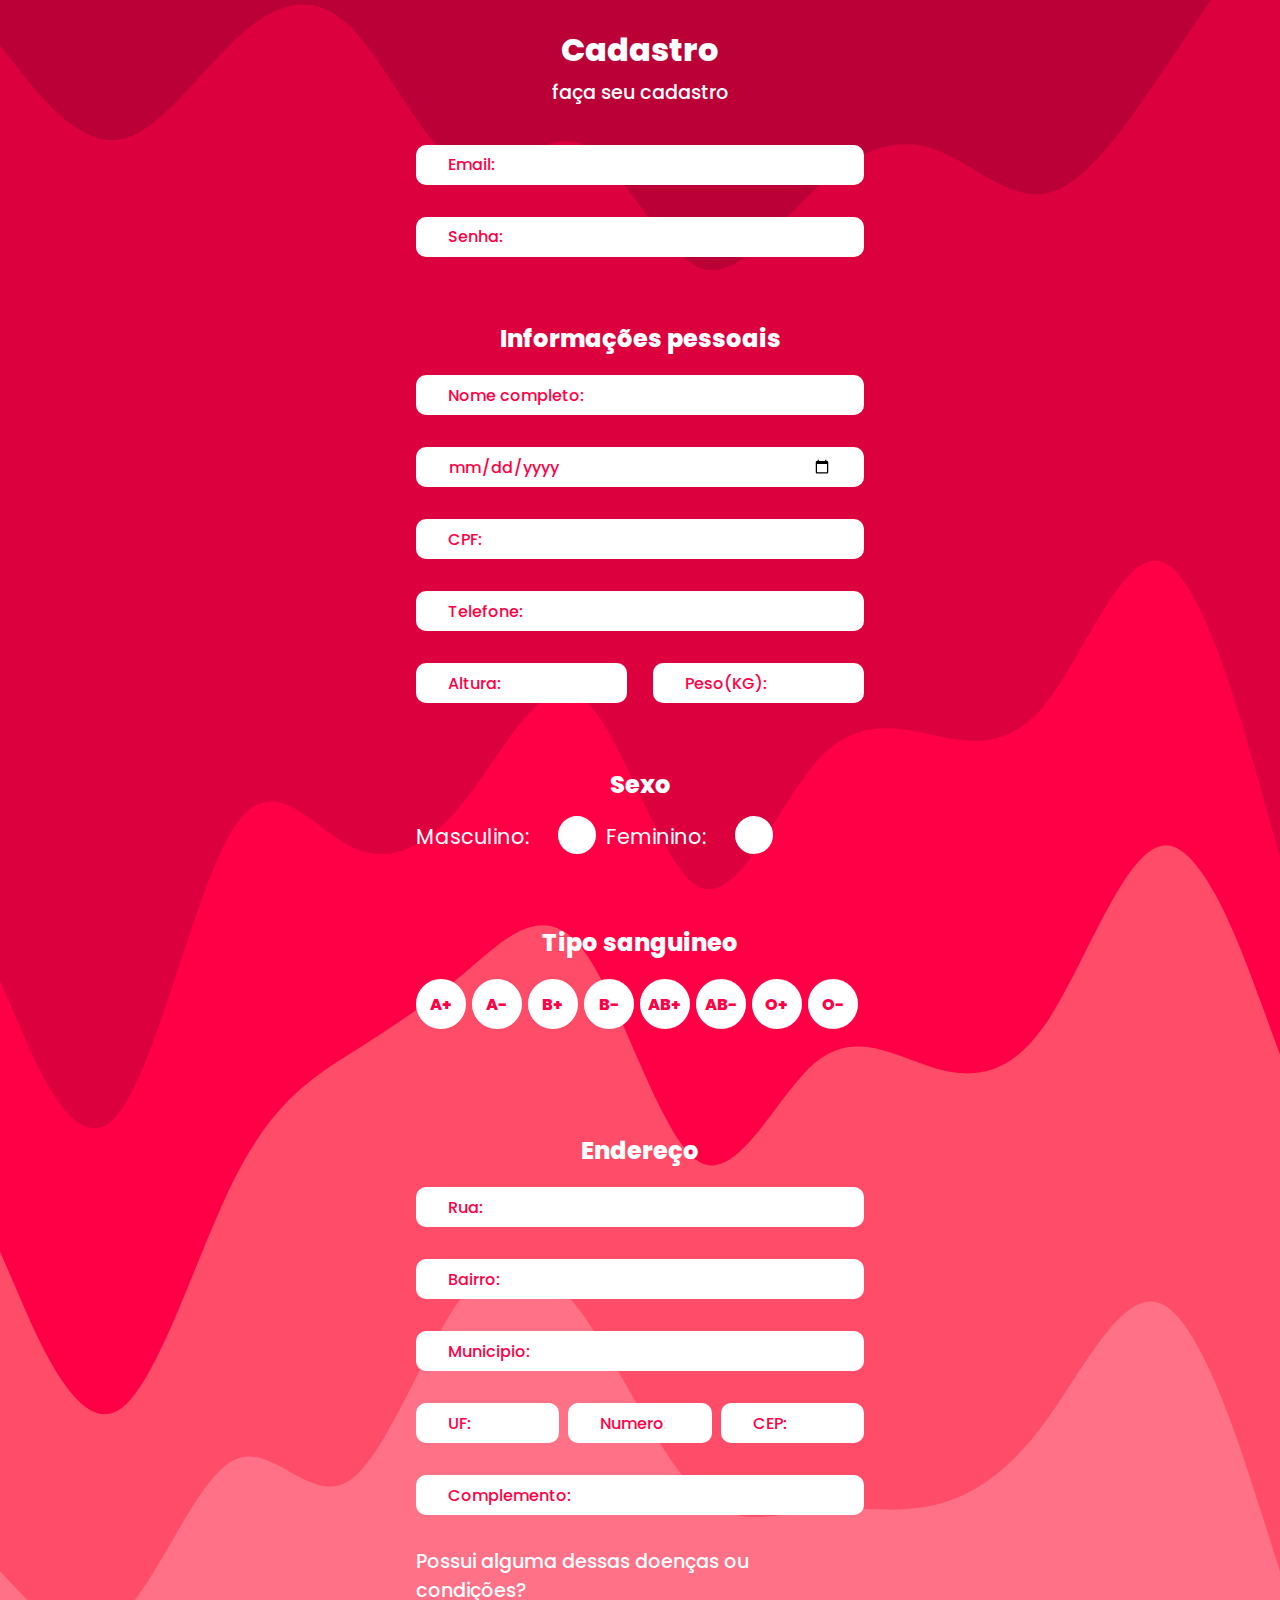
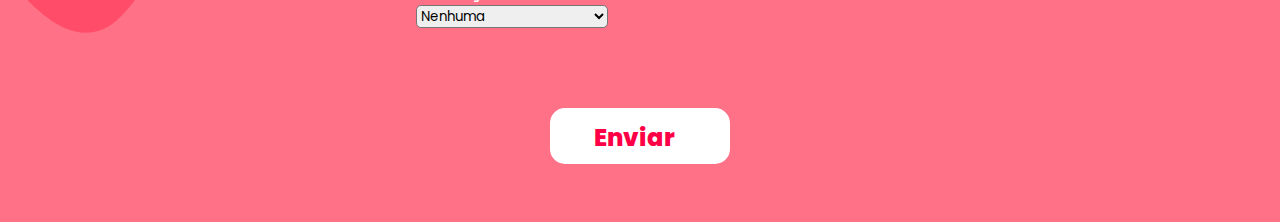
<file: views/cadastro.html>
<!DOCTYPE html>
<html lang="en">

<head>
  <meta charset="UTF-8">
  <meta name="viewport" content="width=device-width, initial-scale=1.0">
  <title>Cadastro</title>

  <link type="image/png" sizes="32x32" rel="icon" href="assets/img/icons8-morcego-32.png">

  <link rel="stylesheet" href="../assets/css/cadastro.css">
  <link rel="stylesheet" href="../assets/css/mq-cadastro.css">

  <script src="../assets/js/cadastro.js" defer></script>
  <script src="../assets/js/fetch-cadastro.js" defer></script>

  <link rel="stylesheet" href="https://cdnjs.cloudflare.com/ajax/libs/font-awesome/6.4.0/css/all.min.css"
    integrity="sha512-iecdLmaskl7CVkqkXNQ/ZH/XLlvWZOJyj7Yy7tcenmpD1ypASozpmT/E0iPtmFIB46ZmdtAc9eNBvH0H/ZpiBw=="
    crossorigin="anonymous" referrerpolicy="no-referrer" />

</head>

<body>
  <main class="container-cadastro">
    <div class="titulo">
      <h1>Cadastro</h1>
      <p>faça seu cadastro</p>
    </div>

    <form action="" method="post">
      <div class="email">
        <input type="email" name="email" id="email" placeholder="Email:" maxlength="100" minlength="15" required>
        <input type="password" name="senha" id="senha" placeholder="Senha:" maxlength="50" minlength="5" required>
      </div>

      <div class="info-pessoal">
        <p>Informações pessoais</p>

        <input type="text" name="nome" id="nome" placeholder="Nome completo:" minlength="10" maxlength="200" required>
        <input type="date" name="data-nasc" id="data-nasc" required>
        <input type="text" name="cpf" id="cpf" placeholder="CPF:" maxlength="14" minlength="14" required>
        <input type="text" name="telefone" id="telefone" placeholder="Telefone:" maxlength="18" minlength="15" required>

        <div class="peso-altura">
          <input type="number" name="altura" id="altura" placeholder="Altura:" step="0.1" maxlength="4" minlength="3"
            required>
          <input type="number" name="peso" id="peso" placeholder="Peso(KG):" step="0.1" maxlength="6" minlength="3"
            required>
        </div>
      </div>

      <div class="sexo">
        <p>Sexo</p>
        <div class="lista-sexo ">
          <label for="masculino">Masculino:</label>
          <input type="radio" name="sexo" id="masculino" value="masculino" required>
          <label for="feminino">Feminino:</label>
          <input type="radio" name="sexo" id="feminino" value="feminino">
        </div>
      </div>

      <div class="tipo-sangue">
        <p>Tipo sanguineo</p>
        <div class="lista-sangue">
          <ul class="ul-sangue">
            <li class="li-sangue">
              <label for="A-mais" class="A-mais">A+</label>
              <input type="radio" name="sangue" id="A-mais" value="a+" required>
            </li>

            <li class="li-sangue">
              <label for="A-menos" class="A-menos">A-</label>
              <input type="radio" name="sangue" id="A-menos" value="a-">
            </li>

            <li class="li-sangue">
              <label for="B-mais" class="B-mais">B+</label>
              <input type="radio" name="sangue" id="B-mais" value="b+">
            </li>

            <li class="li-sangue">
              <label for="B-menos" class="B-menos">B-</label>
              <input type="radio" name="sangue" id="B-menos" value="b-">
            </li>

            <li class="li-sangue">
              <label for="AB-mais" class="AB-mais">AB+</label>
              <input type="radio" name="sangue" id="AB-mais" value="ab+">
            </li>

            <li class="li-sangue">
              <label for="AB-menos" class="AB-menos">AB-</label>
              <input type="radio" name="sangue" id="AB-menos" value="ab-">
            </li>

            <li class="li-sangue">
              <label for="O-mais" class="O-mais">O+</label>
              <input type="radio" name="sangue" id="O-mais" value="o+">
            </li>

            <li class="li-sangue">
              <label for="O-menos" class="O-menos">O-</label>
              <input type="radio" class="radio-sangue" name="sangue" id="O-menos" value="o-">
            </li>
          </ul>
        </div>
      </div>

      <div class="endereco">
        <p>Endereço</p>
        <ul>
          <li>
            <input type="text" name="rua" id="rua" placeholder="Rua:" minlength="5" maxlength="50" required>
          </li>
          <li>
            <input type="text" name="bairro" id="bairro" placeholder="Bairro:" minlength="5" maxlength="50" required>
          </li>
          <li>
            <input type="text" name="municipio" id="municipio" placeholder="Municipio:" minlength="5" maxlength="50"
              required>
          </li>

          <div class="frag-endereco">
            <ul>
              <li>
                <input type="text" name="uf" id="uf" placeholder="UF:" minlength="2" maxlength="2" required>
              </li>
              <li>
                <input type="number" name="numero" id="numero" placeholder="Numero:" minlength="1" maxlength="3"
                  required>
              </li>
              <li>
                <input type="text" name="cep" id="cep" placeholder="CEP:" minlength="9" maxlength="9" required>
              </li>
            </ul>
          </div>
          <li>
            <input type="text" name="complemento" id="complemento" placeholder="Complemento:" maxlength="50">
          </li>
        </ul>
      </div>

      <div class="doenca">
        <label for="select-doencas">Possui alguma dessas doenças ou condições? </label>
        <select name="select-doencas" id="select-doencas" required>
          <option value="0">Nenhuma</option>
          <option value="1">Síndrome cardiorrenal</option>
          <option value="2">Doença hematológica</option>
          <option value="3">Doença pulmonar</option>
          <option value="4">Doença hepática</option>
          <option value="5">Doença autoimune</option>
          <option value="6">Diabete</option>
          <option value="7">hipertireoidismo</option>
          <option value="8">Hanseníase</option>
          <option value="9">Tuberculose</option>
          <option value="10">Câncer</option>
          <option value="11">Sangramentos anormais</option>
          <option value="12">Chagas</option>
          <option value="13">Hepatite</option>
          <option value="14">AIDS</option>
          <option value="15">Sífilis</option>
        </select>
      </div>

      <button>Enviar<i class="fa-solid fa-paper-plane"></i></button>
    </form>

  </main>

  <dialog>
    <p>Cadastro concluído com sucesso!</p>

    <button class="btn-modal">Fechar</button>
  </dialog>

</body>

</html>
</file>
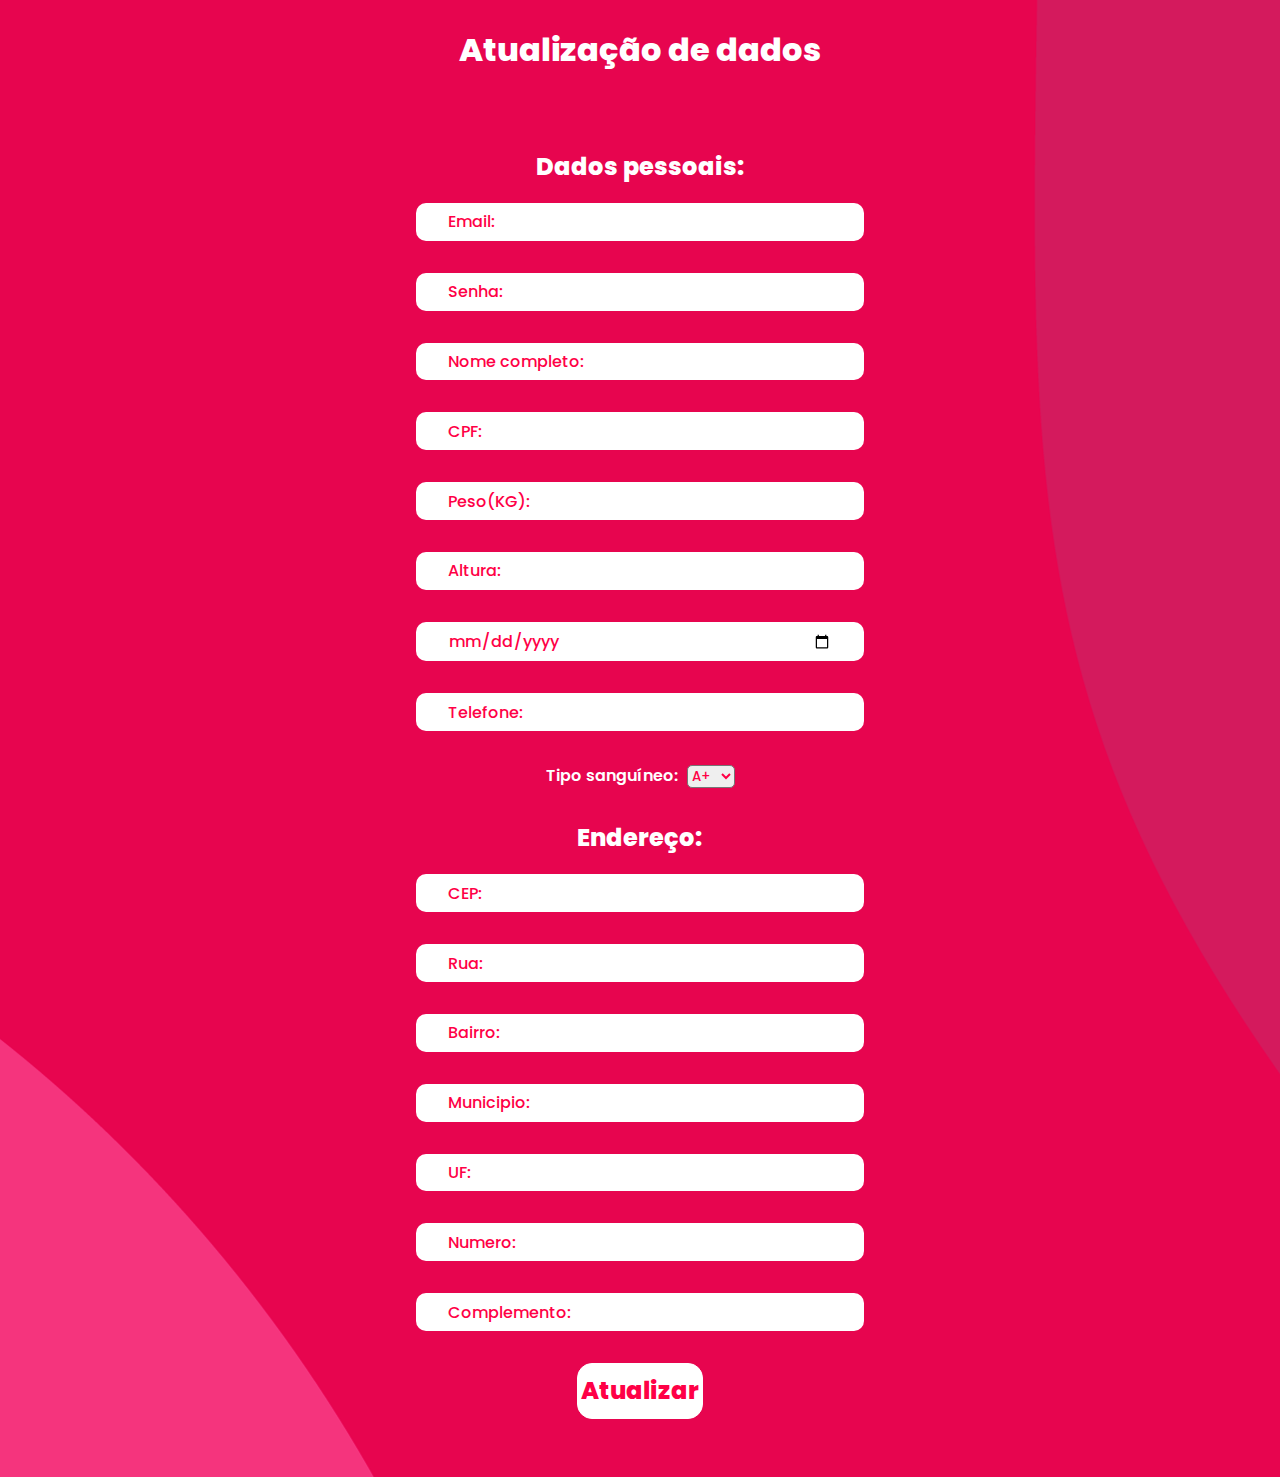
<file: views/dados.html>
<!DOCTYPE html>
<html lang="pt-br">

<head>
  <meta charset="UTF-8">
  <meta name="viewport" content="width=device-width, initial-scale=1.0">
  <title>Atualização de dados</title>

  <script src="../assets/js/fetch-dados.js" defer></script>

  <link rel="stylesheet" href="../assets/css/dados.css">
  <link type="image/png" sizes="32x32" rel="imageIcon" href="Icone">


</head>

<body>
  <main class="container-perfil">
    <div class="titulo">
      <h1>Atualização de dados</h1>
      <br>
    </div>


    <form action="" method="post">
      <div class="info-dados">
        <p>Dados pessoais:</p>
      </div>


      <div class="atualizacao">
        <input type="email" name="email" id="email" placeholder="Email:" maxlength="100" minlength="15" required>
        <input type="password" name="senha" id="senha" placeholder="Senha:" maxlength="50" minlength="5" required>
        <input type="text" name="nome" id="nome" placeholder="Nome completo:" minlength="10" maxlength="200" required>
        <input type="text" name="cpf" id="cpf" placeholder="CPF:" maxlength="14" minlength="14" required>
        <input type="number" name="peso" id="peso" placeholder="Peso(KG):" step="0.1" maxlength="6" minlength="3"
          required>
        <input type="number" name="altura" id="altura" placeholder="Altura:" step="0.1" maxlength="4" minlength="3"
          required>
        <input type="date" name="data-nasc" id="data-nasc" required>
        <input type="text" name="telefone" id="telefone" placeholder="Telefone:" minlength="15" maxlength="18" required>

        <div class="tipo-sangue">
          <label for="select-sangue">Tipo sanguíneo: </label>
          <select name="select-sangue" id="select-sangue" required>
            <option value="a+">A+</option>
            <option value="a-">A-</option>
            <option value="b+">B+</option>
            <option value="b-">B-</option>
            <option value="ab+">AB+</option>
            <option value="ab-">AB-</option>
            <option value="o+">O+</option>
            <option value="o-">O-</option>
          </select>
        </div>
      </div>

      <div class="info-dado">
        <p>Endereço:</p>
      </div>


      <div class="endereco">
        <input type="text" name="cep" id="cep" placeholder="CEP:" minlength="9" maxlength="9" required>
        <input type="text" name="rua" id="rua" placeholder="Rua:" minlength="5" maxlength="50" required>
        <input type="text" name="bairro" id="bairro" placeholder="Bairro:" minlength="5" maxlength="50" required>
        <input type="text" name="municipio" id="municipio" placeholder="Municipio:" minlength="5" maxlength="50"
          required>
        <input type="text" name="uf" id="uf" placeholder="UF:" minlength="2" maxlength="2" required>
        <input type="number" name="numero" id="numero" placeholder="Numero:" minlength="1" maxlength="3" required>
        <input type="text" name="complemento" id="complemento" placeholder="Complemento:" maxlength="50">
      </div>

      <div>
        <button>Atualizar</button>
      </div>
    </form>
  </main>
</body>

</html>
</file>
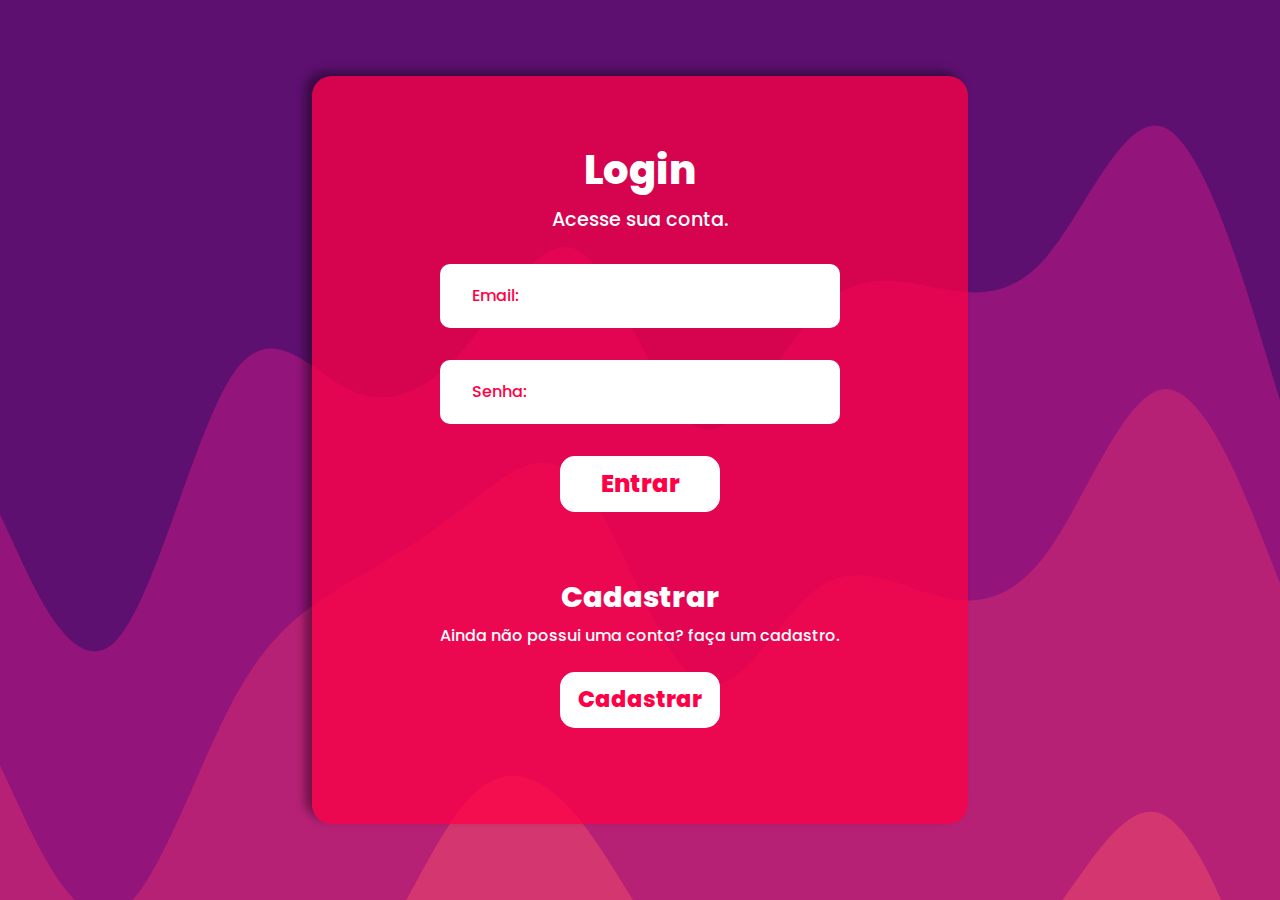
<file: views/login.html>
<!DOCTYPE html>
<html lang="en">
<head>
  <meta charset="UTF-8">
  <meta name="viewport" content="width=device-width, initial-scale=1.0">
  <title>Document</title>
  <link rel="stylesheet" href="../assets/css/login.css">
  <link rel="stylesheet" href="../assets/css/mq-login.css">
  
</head>
<body>
  <main class="container-cadastro">
    <div class="titulo">
      <h1>Login</h1>
      <p>Acesse sua conta.</p>
    </div>

    <form action="" method="post">

    <div class="login">
        <input type="email" name="email" id="email" placeholder="Email:" maxlength="100" minlength="15" required>
        <input type="password" name="senha" id="senha" placeholder="Senha:" maxlength="50" minlength="5" required>
        <button>Entrar</button>
    </div>
    
    <div class="cadastro">
      <h2>Cadastrar</h2>
      <p>Ainda não possui uma conta? faça um cadastro.</p>
      
      <a href="cadastro.html">Cadastrar</a>
    </div>
    
  </form>
  </main>
  
</body>
</html>
</file>
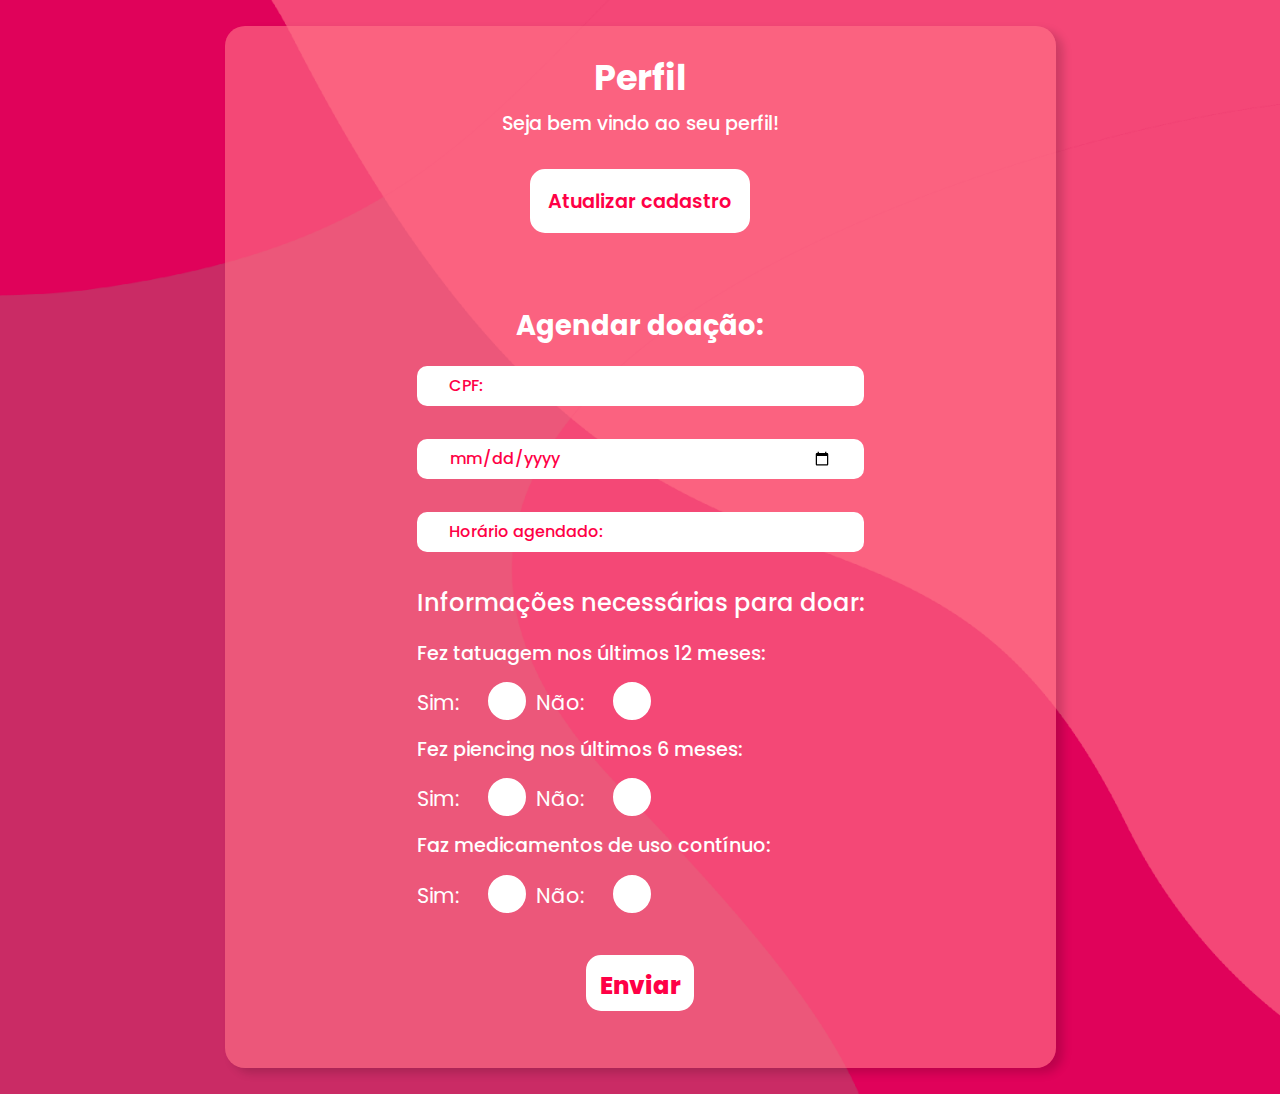
<file: views/perfil.html>
<!DOCTYPE html>
<html lang="pt-br">

<head>
  <meta charset="UTF-8">
  <meta name="viewport" content="width=device-width, initial-scale=1.0">
  <title>Perfil</title>

  <link rel="stylesheet" href="../assets/css/perfil.css">
  <link rel="stylesheet" href="../assets/css/mq-perfil.css">

  <script src="../assets/js/perfil.js" defer></script>


  <link type="image/png" sizes="32x32" rel="icon" href="image.ico">

  <link rel="stylesheet" href="https://cdnjs.cloudflare.com/ajax/libs/font-awesome/6.4.0/css/all.min.css"
    integrity="sha512-iecdLmaskl7CVkqkXNQ/ZH/XLlvWZOJyj7Yy7tcenmpD1ypASozpmT/E0iPtmFIB46ZmdtAc9eNBvH0H/ZpiBw=="
    crossorigin="anonymous" referrerpolicy="no-referrer" />

</head>

<body>
  <main class="container-perfil">
    <div class="titulo">
      <h1>Perfil</h1>
      <p>Seja bem vindo ao seu perfil!</p>
    </div>

    <nav>
      <a href="dados.html">Atualizar cadastro</a>
    </nav>


    <div class="info-agendamento">
      <p>Agendar doação:</p>
    </div>

    <form action="" method="post">
      <div class="agendar-doacao">
        <input type="text" name="cpf" id="cpf" class="input-agendamento" placeholder="CPF:" maxlength="14"
          minlength="14" required><br>
        <input type="date" name="data-agendamento" id="data-agendamento" class="input-agendamento" required><br>
        <input type="text" name="hora-agendamento" id="hora-agendamento" class="input-agendamento"
          placeholder="Horário agendado:" maxlength="5" minlength="5" required><br>
      </div>


      <div class="info-pessoal">

        <p class="titulo-info-pessoal">Informações necessárias para doar:</p>

        <div class="tatuagem">
          <p>Fez tatuagem nos últimos 12 meses:</p>

          <div class="lista-tatuagem">
            <label for="sim">Sim:</label>
            <input type="radio" name="tatuagem" id="sim-tatuagem" required>
            <label for="nao">Não:</label>
            <input type="radio" name="tatuagem" id="nao-tatuagem">
          </div>
        </div>

        <div class="piercing">
          <p>Fez piencing nos últimos 6 meses:</p>

          <div class="lista-piercing">
            <label for="sim">Sim:</label>
            <input type="radio" name="piercing" id="sim-piercing" required>
            <label for="nao">Não:</label>
            <input type="radio" name="piercing" id="nao-piercing">
          </div>
        </div>

        <div class="remedio">
          <p>Faz medicamentos de uso contínuo:</p>

          <div class="lista-remedio">
            <label for="sim">Sim:</label>
            <input type="radio" name="remedio" id="sim-remedio" required>
            <label for="nao">Não:</label>
            <input type="radio" name="remedio" id="nao-remedio">
          </div>
        </div>
      </div>

      <button class="btEnviar">Enviar</button>


    </form>

  </main>

  <dialog>
    <p>Agendamento concluído com sucesso!</p>

    <button>Fechar</button>
  </dialog>


</body>

</html>
</file>
<file: assets/css/cadastro.css>
@charset "UTF-8";

@import url('https://fonts.googleapis.com/css2?family=Grenze+Gotisch:wght@100;200;300;400;500;600;700;800;900&family=Merriweather:wght@300;400;700;900&family=Poppins:ital,wght@0,100;0,200;0,300;0,400;0,500;0,800;0,900;1,100;1,200;1,300;1,400;1,800&display=swap');

* {
  margin: 0;
  padding: 0;
  box-sizing: border-box;
  font-family: 'Poppins', sans-serif;
}

main {
  width: 100%;
  padding: 2% 15%;
  background-image: url(../img/background-cadastro.svg);
  background-repeat: no-repeat;
  background-position: center;
  background-size: cover;
}

.titulo {
  width: 100%;
  text-align: center;
  padding-bottom: 1.5%;
}

form {
  width: 100%;
  display: flex;
  flex-direction: column;
  justify-content: center;
  align-items: center;
}

form ul {
  list-style: none;
}

form p {
  font-size: 1.5rem;
  padding-top: 2rem;
  padding-bottom: 1.2rem;
  color: white;
  font-weight: 800;
}

.titulo h1 {
  font-size: 2rem;
  padding-bottom: .3rem;
  color: white;
  font-weight: 800;
}

.titulo p {
  font-size: 1.2rem;
  padding-bottom: 1.5rem;
  color: white;
  font-weight: 500;
}

form input {
  padding: .4rem 2rem;
  height: 2.5rem;
  margin-bottom: 2rem;
  border-radius: 10px;
  border: none;
  color: #FF0046;
  font-weight: 500;
  font-size: 1rem;
}

form input::placeholder {
  color: #FF0046;
  font-size: 1rem;
  font-weight: 500;
}



.email {
  width: 100%;
  display: flex;
  flex-direction: column;
  align-items: center;
}

.email input {
  width: 50%;


  border: none;
  background-color: white;
  border-radius: 10px;
}

.info-pessoal {
  width: 100%;
  display: flex;
  flex-direction: column;
  align-items: center;
  flex-wrap: wrap;
}



.info-pessoal input {
  width: 50%;
  background-color: white;

}

.peso-altura {
  width: 50%;
  display: flex;
  flex-direction: row;
  flex-wrap: wrap;
  gap: 6%;
}

.peso-altura input {
  width: 47%;
}

.sexo {
  width: 100%;
  display: flex;
  flex-direction: column;
  align-items: center;
  color: white;
}

.lista-sexo {
  width: 50%;
  display: flex;
  gap: 2rem;
}

.lista-sexo label {
  font-size: 1.3rem;
  cursor: pointer;

}


.lista-sexo input[type='radio']:after {
  width: 2rem;
  height: 2rem;
  border-radius: 20px;
  top: -5px;
  left: -3px;
  position: relative;
  background-color: white;
  content: '';
  display: inline-block;
  visibility: visible;
  cursor: pointer;
  border: 3px solid white;
}

.lista-sexo input[type='radio']:checked:after {
  width: 2rem;
  height: 2rem;
  border-radius: 20px;
  top: -5px;
  left: -3px;
  position: relative;
  background-color: #FF7187;
  content: '';
  display: inline-block;
  visibility: visible;
  border: 3px solid white;
}

.tipo-sangue {
  width: 100%;
  display: flex;
  flex-direction: column;
  align-items: center;
}

.lista-sangue {
  width: 50%;
  display: flex;
  gap: 1rem;
  align-items: center;
}

.lista-sangue input[type='radio'] {
  opacity: 0;
}

.lista-sangue ul {
  display: flex;
  justify-content: space-between;
  width: 100%;

}

.lista-sangue label {
  display: inline-flex;
  width: 3.12rem;
  height: 3.12rem;
  font-weight: 800;
  place-items: center;
  background-color: white;
  border-radius: 50%;
  cursor: pointer;
  align-items: center;
  justify-content: center;
  cursor: pointer;
  color: #FF0046;
  border: 2px solid white;
  transition: .5s ease-in-out;
}

.clicado {
  color: white !important;
  background-color: transparent !important;
}

.endereco {
  width: 100%;
  display: flex;
  flex-direction: column;
  align-items: center;
}


.endereco ul {
  width: 50%;
  display: flex;
  flex-direction: column;
  align-items: center;
}

.endereco li,
.endereco input {
  width: 100%;
}

.frag-endereco ul {
  display: flex;
  flex-direction: row;
  width: 100%;
  gap: 2%;

}

.doenca {
  color: white;
  font-size: 1.2rem;
  font-weight: 500;
  width: 50%;
  display: flex;
  flex-direction: column;
  padding-bottom: 5rem;
  text-align: start;
}

.doenca select {
  width: 12rem;
  border-radius: 5px;
}

form button {
  width: 20%;
  height: 3.5rem;
  font-size: 1.5rem;
  padding: .5rem;
  font-weight: 800;
  color: #FF0046;
  border: none;
  border-radius: 15px;
  margin-bottom: 2rem;
  cursor: pointer;
  border: 4px solid white;
  background-color: white;
  transition: .5s ease-in-out;
}

form button:hover {
  background-color: transparent;
  color: white;
}

form button i {
  padding-left: .7rem;
}

dialog {
  font-size: 1.5rem;
  font-weight: 600;
  margin: auto;
  padding: 2rem;
  color: #FF0046;
  border: none;
  border-radius: 5px;
  box-shadow: 6px 4px 5px rgba(0, 0, 0, 0.096);
}

dialog button {
  font-size: 1.2rem;
  font-weight: 500;
  align-items: end;
  margin-top: 1rem;
  border: none;
  border-radius: 5px;
  padding: .7rem;
  color: #FF0046;
  cursor: pointer;
}

dialog::backdrop {
  background-color: rgba(0, 0, 0, 0.445);
}
</file>
<file: assets/css/mq-cadastro.css>
@media screen and (max-width: 1237px) {
  .email input, .info-pessoal input, .lista-sexo, .lista-sangue, .endereco ul, .doenca {
    width: 70%;
  }
  
  .peso-altura {
    width: 70%;
    gap: 2%;
  }

  .peso-altura input {
    width: 49%;
  }

  form button {
    width: 30%;
  }
}


@media screen and (max-width: 900px) {
  .email input, .info-pessoal input, .lista-sexo, .lista-sangue, .endereco ul {
    width: 90%;
  }
  
  .peso-altura {
    width: 90%;
    gap: 2%;
  }

}

@media screen and (max-width: 773px) {
  .email input, .info-pessoal input, .lista-sexo, .lista-sangue, .endereco ul {
    width: 100%;
  }
  
  .peso-altura {
    width: 100%;
    gap: 2%;
  }

  
  form button {
    width: 40%;
  }

}

@media screen and (max-width: 620px) {
  
  main {
    padding: 2% 10%;
  }
}

@media screen and (max-width: 527px) {
  
  main {
    padding: 2% 5%;
  }
}
@media screen and (max-width: 499px) {
  
  main {
    padding: 2%;
  }
}
</file>
<file: assets/css/dados.css>
@charset "UTF-8";

@import url('https://fonts.googleapis.com/css2?family=Grenze+Gotisch:wght@100;200;300;400;500;600;700;800;900&family=Merriweather:wght@300;400;700;900&family=Poppins:ital,wght@0,100;0,200;0,300;0,400;0,500;0,800;0,900;1,100;1,200;1,300;1,400;1,800&display=swap');

* {
  margin: 0;
  padding: 0;
  box-sizing: border-box;
  font-family: 'Poppins', sans-serif;
}

body {
  background-image: url(../img/dadosImg.png);
}

main {
  width: 100%;
  padding: 2% 15%;
  background-repeat: no-repeat;
  background-position: center;
  background-size: cover;
}

.titulo {
  width: 100%;
  text-align: center;
  padding-bottom: 1.5%;
}

form {
  width: 100%;
  display: flex;
  flex-direction: column;
  justify-content: center;
  align-items: center;
}

form ul {
  list-style: none;
}

form p {
  font-size: 1.5rem;
  padding-top: 2rem;
  padding-bottom: 1.2rem;
  color: white;
  font-weight: 800;
}

.titulo h1 {
  font-size: 2rem;
  padding-bottom: .3rem;
  color: white;
  font-weight: 800;
}

.titulo p {
  font-size: 1.2rem;
  padding-bottom: 1.5rem;
  color: white;
  font-weight: 500;
}

form input {
  width: 50%;
  padding: .4rem 2rem;
  font-size: 1rem;
  margin-bottom: 2rem;
  border-radius: 10px;
  border: none;
  color: #FF0046;
  font-weight: 500;
}


form input::placeholder,
form input[type=date] {
  color: #FF0046;
  font-size: 1rem;
  font-weight: 500;
}

@media screen and (max-width: 990px) {
  form input {
    width: 70%;
  }
}

@media screen and (max-width: 660px) {
  form input {
    width: 90%;
  }
}

@media screen and (max-width: 450px) {
  main {
    padding: 2% 5%;
  }
}



.atualizacao {
  width: 100%;
  display: flex;
  flex-direction: column;
  align-items: center;
  flex-wrap: wrap;
}

.tipo-sangue label {
  color: white;
  font-weight: 600;
  padding-right: 5px;
}

.tipo-sangue option,
select {
  color: #FF0046;
  font-weight: 500;
  border-radius: 5px;
}


.endereco {
  width: 100%;
  display: flex;
  flex-direction: column;
  align-items: center;
  flex-wrap: wrap;
}

form button {
  width: 100%;
  height: 3.5rem;
  font-size: 1.5rem;
  padding: .2rem;
  font-weight: 800;
  color: #FF0046;
  border: none;
  border-radius: 15px;
  margin-bottom: 2rem;
  cursor: pointer;
  border: 1px solid white;
  background-color: white;
  transition: .2s ease-in-out;
}

form button:hover {
  background-color: transparent;
  color: white;
}
</file>
<file: assets/css/login.css>
@charset "UTF-8";

@import url('https://fonts.googleapis.com/css2?family=Grenze+Gotisch:wght@100;200;300;400;500;600;700;800;900&family=Merriweather:wght@300;400;700;900&family=Poppins:ital,wght@0,100;0,200;0,300;0,400;0,500;0,800;0,900;1,100;1,200;1,300;1,400;1,800&display=swap');

*{
  margin: 0;
  padding: 0;
  box-sizing: border-box;
  font-family: 'Poppins', sans-serif;
}

body {
  width: 100%;
  height: 100vh;
  background-image: url(../img/background-login.svg);
  background-repeat: no-repeat;
  background-position: center;
  background-size: cover;
  display: flex;
  align-items: center;
  justify-content: center;
}

main {
  padding: 5% 10%;
  background-color: #ff0044be;
  border-radius: 20px;
  box-shadow: -7px -5px 10px rgba(0, 0, 0, 0.404);
}

.titulo {
  width: 100%;
  text-align: center;
  padding-bottom: 1.5%;
}

form {
  width: 100%;
  display: flex;
  flex-direction: column;
  justify-content: center;
  align-items: center;
}


h1{
  font-size: 2.5rem;
  padding-bottom: .3rem;
  color: white;
  font-weight: 800;
}
p{
  font-size: 1.2rem;
  padding-bottom: 1.5rem;
  color: white;
  font-weight: 500;
}

input {
  padding: .4rem 2rem;
  height: 4rem;
  margin-bottom: 2rem;
  border-radius: 10px;
  border: none;
  color: #FF0046;
  font-weight: 500;
  font-size: 1rem;
}

input::placeholder{
  color: #FF0046;
  font-size: 1rem;
  font-weight: 500;
  
}

.login, .cadastro{
  width: 100%;
  display: flex;
  flex-direction: column;
  align-items: center;
}

.login input{
  width: 100%;
  border: none;
  background-color: white;
  border-radius: 10px;
}

.cadastro{
  margin-top: 2rem;
}

.cadastro h2{
  font-size: 1.8rem;
  padding-bottom: .3rem;
  color: white;
  font-weight: 800;
}

.cadastro p{
  font-size: 1rem;
  align-items: start;
}

.cadastro a {
  text-decoration: none;
  text-align: center;
  font-size: 1.4rem;
}


button, a {
  width: 40%;
  height: 3.5rem;
  font-size: 1.5rem;
  padding: .5rem;
  font-weight: 800;
  color: #FF0046;
  border: none;
  border-radius: 15px;
  margin-bottom: 2rem;
  cursor: pointer;
  border: 2px solid white;
  background-color: white;
  transition: .5s ease-in-out;
}

button:hover, a:hover{
 background-color: transparent;
 color: white;
}
</file>
<file: assets/css/mq-login.css>
@media screen and (max-width: 550px) {
 main {
  padding: 5% 5%;;
 }
}

@media screen and (max-width: 450px) {
 main {
  background-color: transparent;
  box-shadow: -7px -5px 5px 5px  rgba(0, 0, 0, 0);
 }
}
</file>
<file: assets/css/perfil.css>
@charset "UTF-8";

@import url('https://fonts.googleapis.com/css2?family=Grenze+Gotisch:wght@100;200;300;400;500;600;700;800;900&family=Merriweather:wght@300;400;700;900&family=Poppins:ital,wght@0,100;0,200;0,300;0,400;0,500;0,800;0,900;1,100;1,200;1,300;1,400;1,800&display=swap');

* {
  margin: 0;
  padding: 0;
  box-sizing: border-box;
  font-family: 'Poppins', sans-serif;
}

body {
  background-image: url(../img/perfilImg.png);
  background-repeat: no-repeat;
  background-position: center;
  background-size: cover;
  display: flex;
  flex-direction: column;
  align-items: center;
}

main {
  margin: 2% 20%;
  padding: 2% 15%;
  background-color: #ff7186a2;
  border-radius: 20px;
  box-shadow: 7px 5px 10px rgba(0, 0, 0, 0.164);
}

.titulo {
  width: 100%;
  text-align: center;
  padding-bottom: 1.5%;
}

.titulo h1 {
  font-size: 2.2rem;
  padding-bottom: .3rem;
  color: white;

}

.titulo p {
  font-size: 1.2rem;
  padding-bottom: 1.5rem;
  color: white;
  font-weight: 500;
}

nav {
  display: flex;
  justify-content: center;
  align-items: center;
}

nav a {
  padding: 1rem;
  height: 4rem;
  font-size: 1.2rem !important;
  font-weight: 600;
  color: #FF0046;
  border: none;
  border-radius: 15px;
  margin-bottom: 3rem;
  cursor: pointer;
  border: 2px solid white;
  background-color: white;
  transition: .5s ease-in-out;
  font-size: 15px;
  /* Defina o tamanho da fonte desejado em pixels */
  text-decoration: none;
}

nav a:hover {
  background-color: transparent;
  color: white;
}

form {
  width: 100%;
  display: flex;
  flex-direction: column;
  justify-content: center;
  align-items: center;
}

form p {
  font-size: 1.2rem;
  padding-bottom: 1.2rem;
  color: white;
  font-weight: 500;
}


form input {
  padding: .4rem 2rem;
  height: 2.5rem;
  margin-bottom: .5rem;
  border-radius: 10px;
  border: none;
  color: #FF0046;
  font-weight: 500;
  font-size: 1rem;
}

form input::placeholder {
  color: #FF0046;
  font-size: 1rem;
  font-weight: 500;
}



form button i {
  padding-left: .7rem;
}


.titulo-info-pessoal {
  font-size: 1.5rem;
}

.info-agendamento {
  display: flex;
  padding-top: 1.5rem;
  padding-bottom: 1.2rem;
  flex-direction: column;
  align-items: center;
  font-size: 1.7rem;
  /* Defina o tamanho da fonte desejado em pixels */
  color: white;
  /* defina a cor da fonte */
  font-weight: bold;
  /* negrito */
}


.agendar-doacao {
  width: 100%;
  display: flex;
  flex-direction: column;
}

.info-pessoal {
  width: 100%;
  display: flex;
  flex-direction: column;
  align-items: start;
  color: white;
}

.lista-tatuagem {
  width: 100%;
  display: flex;
  gap: 2rem;
}

.lista-tatuagem p {
  font-size: 1rem;
}

.lista-tatuagem label {
  font-size: 1.3rem;
  cursor: pointer;

}


.lista-tatuagem input[type='radio']:after {
  width: 2rem;
  height: 2rem;
  border-radius: 20px;
  top: -5px;
  left: -3px;
  position: relative;
  background-color: white;
  content: '';
  display: inline-block;
  visibility: visible;
  cursor: pointer;
  border: 3px solid white;
}

.lista-tatuagem input[type='radio']:checked:after {
  width: 2rem;
  height: 2rem;
  border-radius: 20px;
  top: -5px;
  left: -3px;
  position: relative;
  background-color: #FF7187;
  content: '';
  display: inline-block;
  visibility: visible;
  border: 3px solid white;
}

.info-piercing {
  width: 100%;
  display: flex;
  flex-direction: column;
  align-items: center;
  color: white;
}

.lista-piercing {
  width: 50%;
  display: flex;
  gap: 2rem;
}

.lista-piercing label {
  font-size: 1.3rem;
  cursor: pointer;

}


.lista-piercing input[type='radio']:after {
  width: 2rem;
  height: 2rem;
  border-radius: 20px;
  top: -5px;
  left: -3px;
  position: relative;
  background-color: white;
  content: '';
  display: inline-block;
  visibility: visible;
  cursor: pointer;
  border: 3px solid white;
}

.lista-piercing input[type='radio']:checked:after {
  width: 2rem;
  height: 2rem;
  border-radius: 20px;
  top: -5px;
  left: -3px;
  position: relative;
  background-color: #FF7187;
  content: '';
  display: inline-block;
  visibility: visible;
  border: 3px solid white;
}

.info-remedio {
  width: 100%;
  display: flex;
  flex-direction: column;
  align-items: center;
  color: white;
}

.lista-remedio {
  width: 50%;
  display: flex;
  gap: 2rem;
}

.lista-remedio label {
  font-size: 1.3rem;
  cursor: pointer;

}


.lista-remedio input[type='radio']:after {
  width: 2rem;
  height: 2rem;
  border-radius: 20px;
  top: -5px;
  left: -3px;
  position: relative;
  background-color: white;
  content: '';
  display: inline-block;
  visibility: visible;
  cursor: pointer;
  border: 3px solid white;
}

.lista-remedio input[type='radio']:checked:after {
  width: 2rem;
  height: 2rem;
  border-radius: 20px;
  top: -5px;
  left: -3px;
  position: relative;
  background-color: #FF7187;
  content: '';
  display: inline-block;
  visibility: visible;
  border: 3px solid white;
}

.btEnviar {
  height: 3.5rem;
  font-size: 1.5rem;
  padding: .7rem;
  font-weight: 800;
  color: #FF0046;
  border: none;
  border-radius: 15px;
  margin-top: 1.7rem;
  margin-bottom: 2rem;
  cursor: pointer;
  border: 2px solid white;
  background-color: white;
  transition: .5s ease-in-out;

}

.btEnviar:hover {
  background-color: transparent;
  color: white;
}

dialog {
  font-size: 1.5rem;
  font-weight: 600;
  margin: auto;
  padding: 2rem;
  color: #FF0046;
  border: none;
  border-radius: 5px;
  box-shadow: 6px 4px 5px rgba(0, 0, 0, 0.096);
}

dialog button {
  font-size: 1.2rem;
  font-weight: 500;
  align-items: end;
  margin-top: 1rem;
  border: none;
  border-radius: 5px;
  padding: .7rem;
  color: #FF0046;
  cursor: pointer;
}

dialog::backdrop {
  background-color: rgba(0, 0, 0, 0.445);
}
</file>
<file: assets/css/mq-perfil.css>
@media screen and (max-width: 1367px) {
  
  main {
    margin: 2% 0%;
    
  }
}
@media screen and (max-width: 739px) {
  
  main {
    margin: 0;
    background-color: transparent;
    box-shadow: none;
  }
}
</file>
